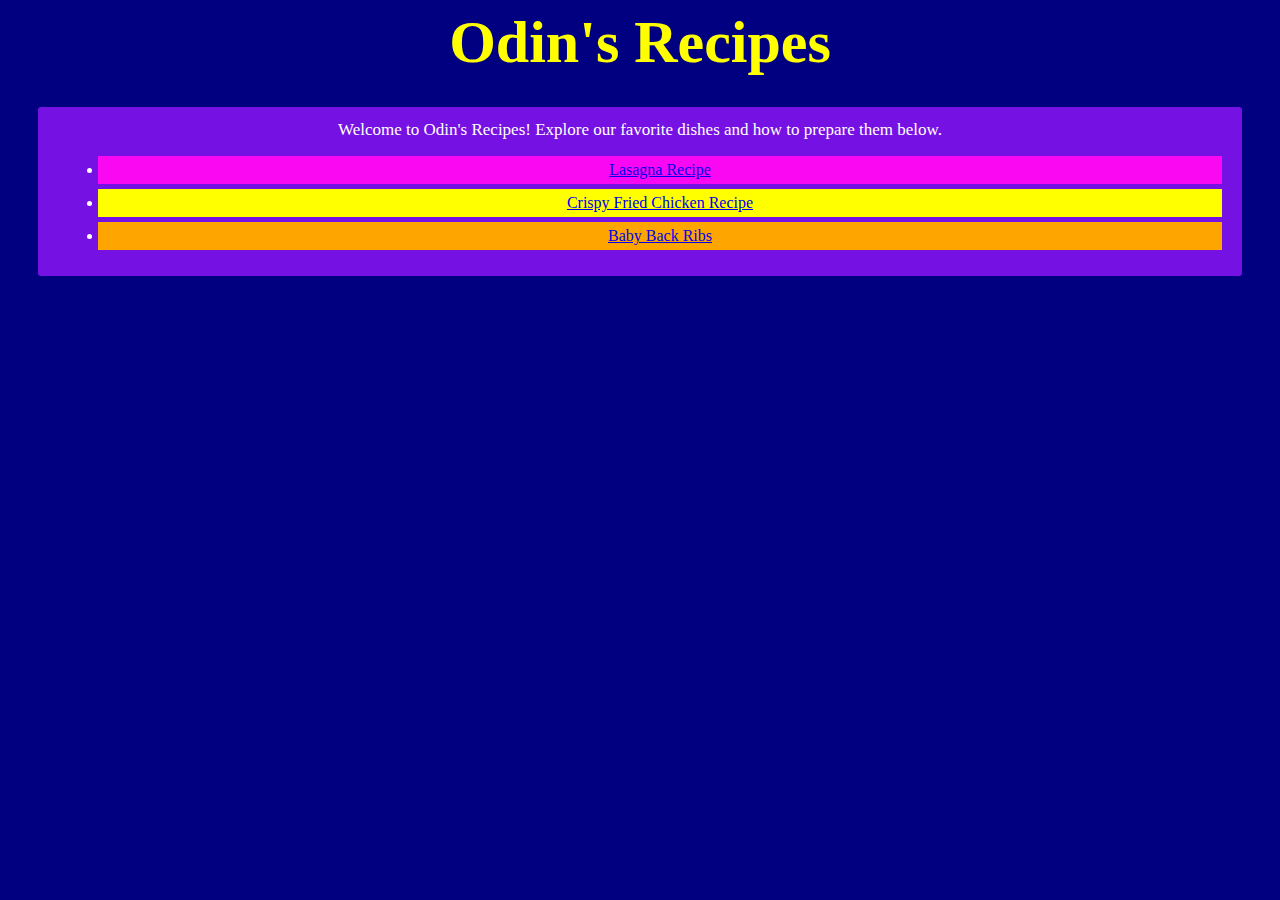
<file: index.html>
<!DOCTYPE html>
<html lang="en">
    <head>
        <meta charset="utf-8">
        <title>Odin Recipes</title>
        <link href="style.css" rel="stylesheet">

    </head>
    <body>
        <h1>Odin's Recipes</h1>
        <div class="recipe-container">
           <p class="content-welcome">Welcome to Odin's Recipes! Explore our favorite dishes and how to prepare them below. </p>
           <ul>
             <div class="container-Lasagna">
                 <li><a href="./recipes/lasagna.html">Lasagna Recipe</a></li>
             </div>
             <div class="container-CrispyFriedChicken">
                 <li><a href="./recipes/Crispy-Fried-Chicken.html">Crispy Fried Chicken Recipe</a></li>
            </div>
             <div class="container-BabyBackRibs"> 
                <li><a href="./recipes/Baby-back-ribs.html">Baby Back Ribs</a></li>
            </div>
            </ul>
        </div>
    </body>

</html>
</file>
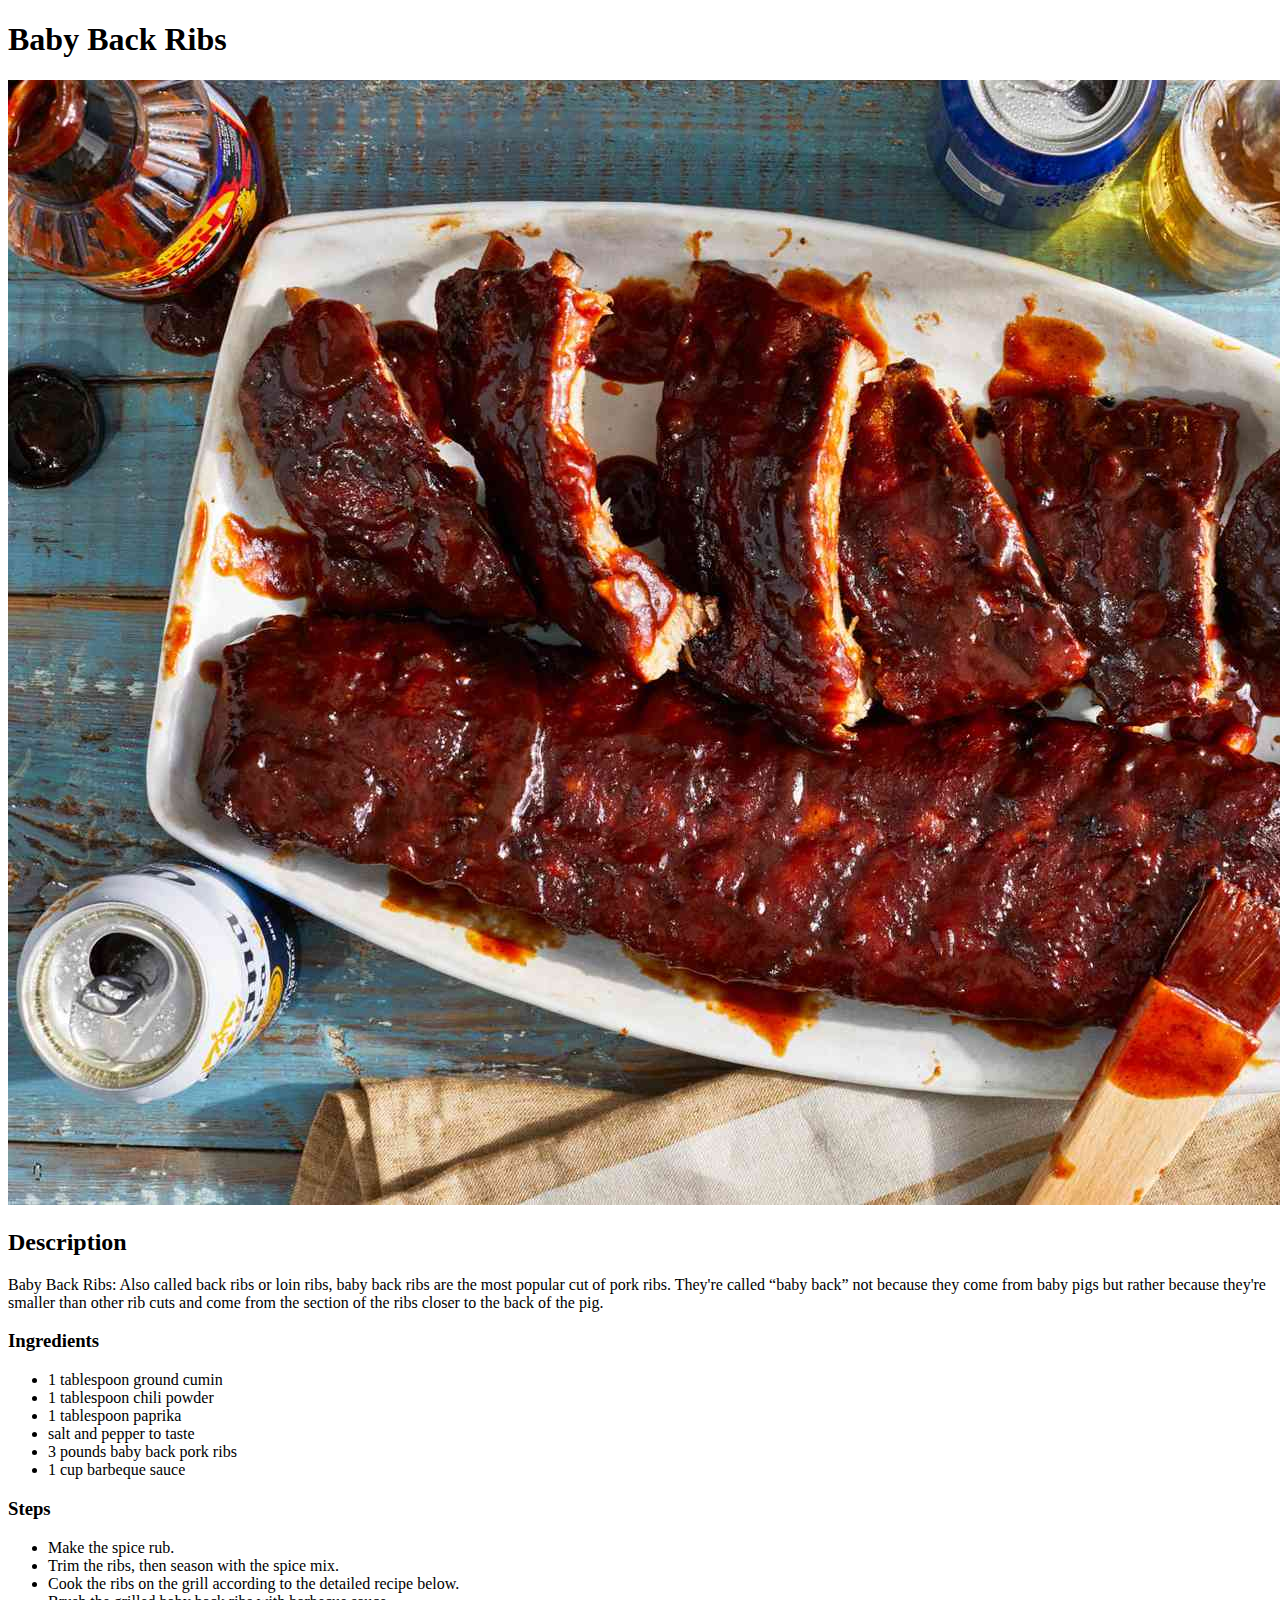
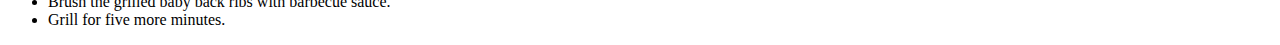
<file: recipes/Baby-back-ribs.html>
<!DOCTYPE html>
<html lang="en">
<head>
    <meta charset="UTF-8">
    <meta name="viewport" content="width=device-width, initial-scale=1.0">
    <title>Baby Back Ribs</title>
</head>
<body>
    <h1>Baby Back Ribs</h1>
    <img src="../resources/image-Babybackribs.jpeg" alt="A photo of baby back ribs">
    <h2>Description</h2>
    <p>Baby Back Ribs: Also called back ribs or loin ribs, baby back ribs are the most popular cut of pork ribs. They're called “baby back” not because they come from baby pigs but rather because they're smaller than other rib cuts and come from the section of the ribs closer to the back of the pig.</p>
    <h3>Ingredients</h3>
        <ul>
            <li>1 tablespoon ground cumin</li>
            <li>1 tablespoon chili powder</li>
            <li>1 tablespoon paprika</li>
            <li>salt and pepper to taste</li>
            <li>3 pounds baby back pork ribs</li>
            <li>1 cup barbeque sauce</li>
        </ul>

    <h3>Steps</h3>
        <ul>
           <li>Make the spice rub.</li> 
           <li>Trim the ribs, then season with the spice mix.</li>
           <li>Cook the ribs on the grill according to the detailed recipe below.</li>
           <li>Brush the grilled baby back ribs with barbecue sauce.</li>
           <li>Grill for five more minutes.</li>
        </ul>
    
</body>
</html>
</file>
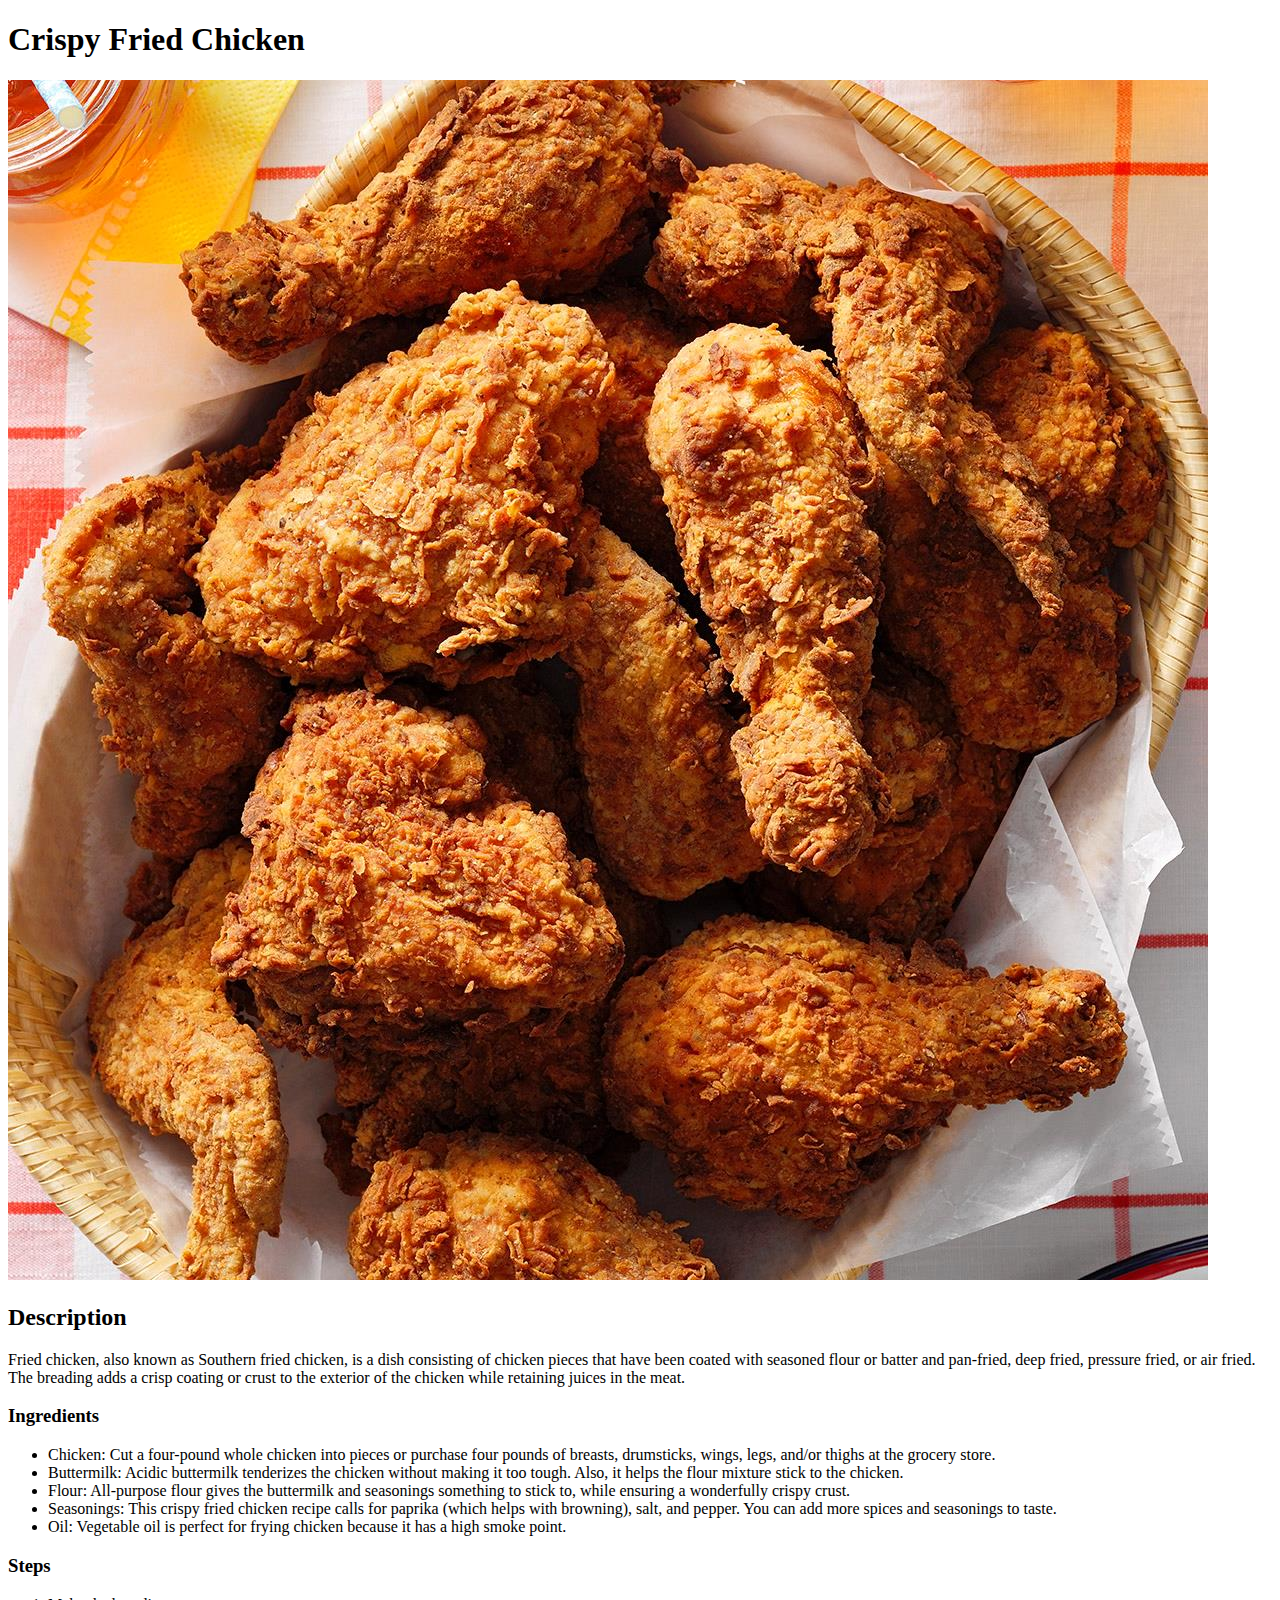
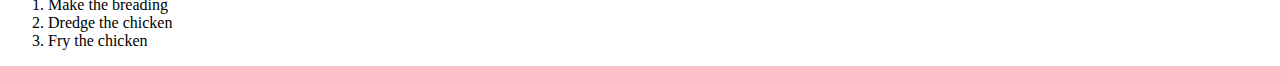
<file: recipes/Crispy-Fried-Chicken.html>
<!DOCTYPE html>
<html lang="en">
<head>
    <meta charset="UTF-8">
    <meta name="viewport" content="width=device-width, initial-scale=1.0">
    <title>Crispy Fried Chicken Recipe</title>
</head>
<body> 
    <h1>Crispy Fried Chicken</h1>
    <img src="../resources/image-Crispyfriedchicken.jpeg" alt="A photo of fried chicken">
    <h2>Description</h2>
    <p>Fried chicken, also known as Southern fried chicken, is a dish consisting of chicken pieces that have been coated with seasoned flour or batter and pan-fried, deep fried, pressure fried, or air fried. The breading adds a crisp coating or crust to the exterior of the chicken while retaining juices in the meat.</p>
    <h3>Ingredients</h3>
    <ul>
        <li>Chicken: Cut a four-pound whole chicken into pieces or purchase four pounds of breasts, drumsticks, wings, legs, and/or thighs at the grocery store.</li>
        <li>Buttermilk: Acidic buttermilk tenderizes the chicken without making it too tough. Also, it helps the flour mixture stick to the chicken.</li>
        <li>Flour: All-purpose flour gives the buttermilk and seasonings something to stick to, while ensuring a wonderfully crispy crust.</li>
        <li>Seasonings: This crispy fried chicken recipe calls for paprika (which helps with browning), salt, and pepper. You can add more spices and seasonings to taste.</li>
        <li>Oil: Vegetable oil is perfect for frying chicken because it has a high smoke point.</li>
    </ul>

    <h3>Steps</h3>
    <ol>
        <li>Make the breading</li>
        <li>Dredge the chicken</li>
        <li>Fry the chicken</li>
    </ol>

</body>
</html>
</file>
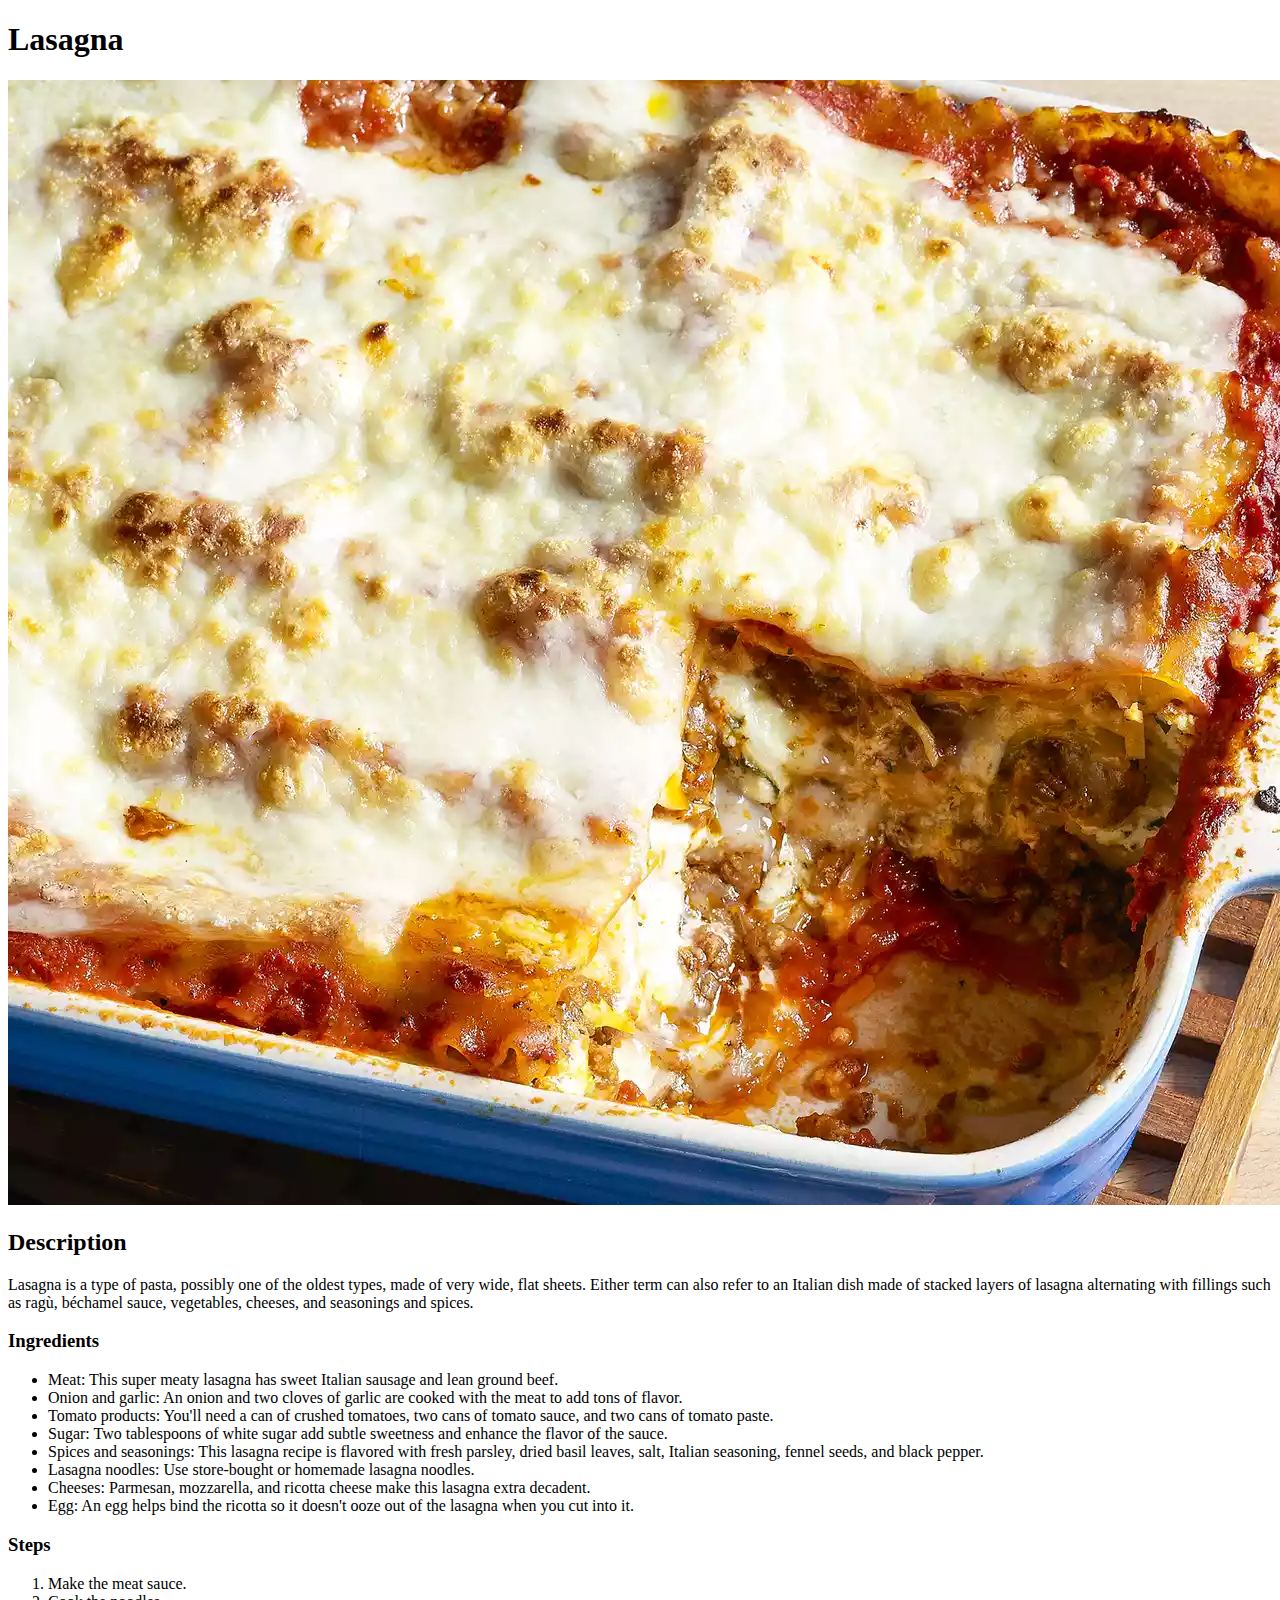
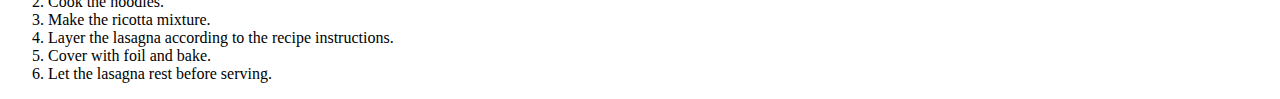
<file: recipes/lasagna.html>
<!DOCTYPE html>
<html lang="en">
<head>
    <meta charset="UTF-8">
    <meta name="viewport" content="width=device-width, initial-scale=1.0">
    <title>Document</title>
</head>
<body>
    <h1>Lasagna</h1>
    <img src="../resources/image-lasagna" alt="A tray of Lasagna">
    <h2>Description</h2>
    <p>Lasagna is a type of pasta, possibly one of the oldest types, made of very wide, flat sheets. 
        Either term can also refer to an Italian dish made of stacked layers of lasagna alternating 
        with fillings such as ragù, béchamel sauce, vegetables, cheeses, and seasonings and spices.</p>

    <h3>Ingredients</h3>
    <ul>
        <li>Meat: This super meaty lasagna has sweet Italian sausage and lean ground beef.</li>
        <li>Onion and garlic: An onion and two cloves of garlic are cooked with the meat to add tons of flavor.</li>
        <li>Tomato products: You'll need a can of crushed tomatoes, two cans of tomato sauce, and two cans of tomato paste.</li>
        <li>Sugar: Two tablespoons of white sugar add subtle sweetness and enhance the flavor of the sauce.</li>
        <li>Spices and seasonings: This lasagna recipe is flavored with fresh parsley, dried basil leaves, salt, Italian seasoning, fennel seeds, and black pepper.</li>
        <li>Lasagna noodles: Use store-bought or homemade lasagna noodles.</li>
        <li>Cheeses: Parmesan, mozzarella, and ricotta cheese make this lasagna extra decadent.</li>
        <li>Egg: An egg helps bind the ricotta so it doesn't ooze out of the lasagna when you cut into it.</li>
    </ul>

    <h3>Steps</h3>

    <ol>
        <li>Make the meat sauce.</li>
        <li>Cook the noodles.</li>
        <li>Make the ricotta mixture.</li>
        <li>Layer the lasagna according to the recipe instructions.</li>
        <li>Cover with foil and bake.</li>
        <li>Let the lasagna rest before serving.</li>
    </ol>


</body>
</html>
</file>
<file: style.css>
body {
    background-color: navy;
    color: white;
}

h1 {
    color: yellow;
    font-family: cursive;
    font-size: 60px;
    text-align: center;
    margin: 0 auto;
} 

.content-welcome {
    margin: 3px; 
    font-size: 17px; 
    font-weight: 600px; 
}

.recipe-container {
    background-color: rgb(118, 17, 227);
    padding: 10px 20px;
    margin: 30px; 
    list-style-type: none;
    text-align: center; 
    font-family: cursive; 
    border-radius: 0.2em;

}


.recipe-container li {
    padding: 5px; 
    margin: 5px; 
}

.container-Lasagna {
    background-color: rgb(249, 8, 241);
}

.container-CrispyFriedChicken {
    background-color: yellow;
}
.container-BabyBackRibs {
    background-color: orange;
}
</file>
